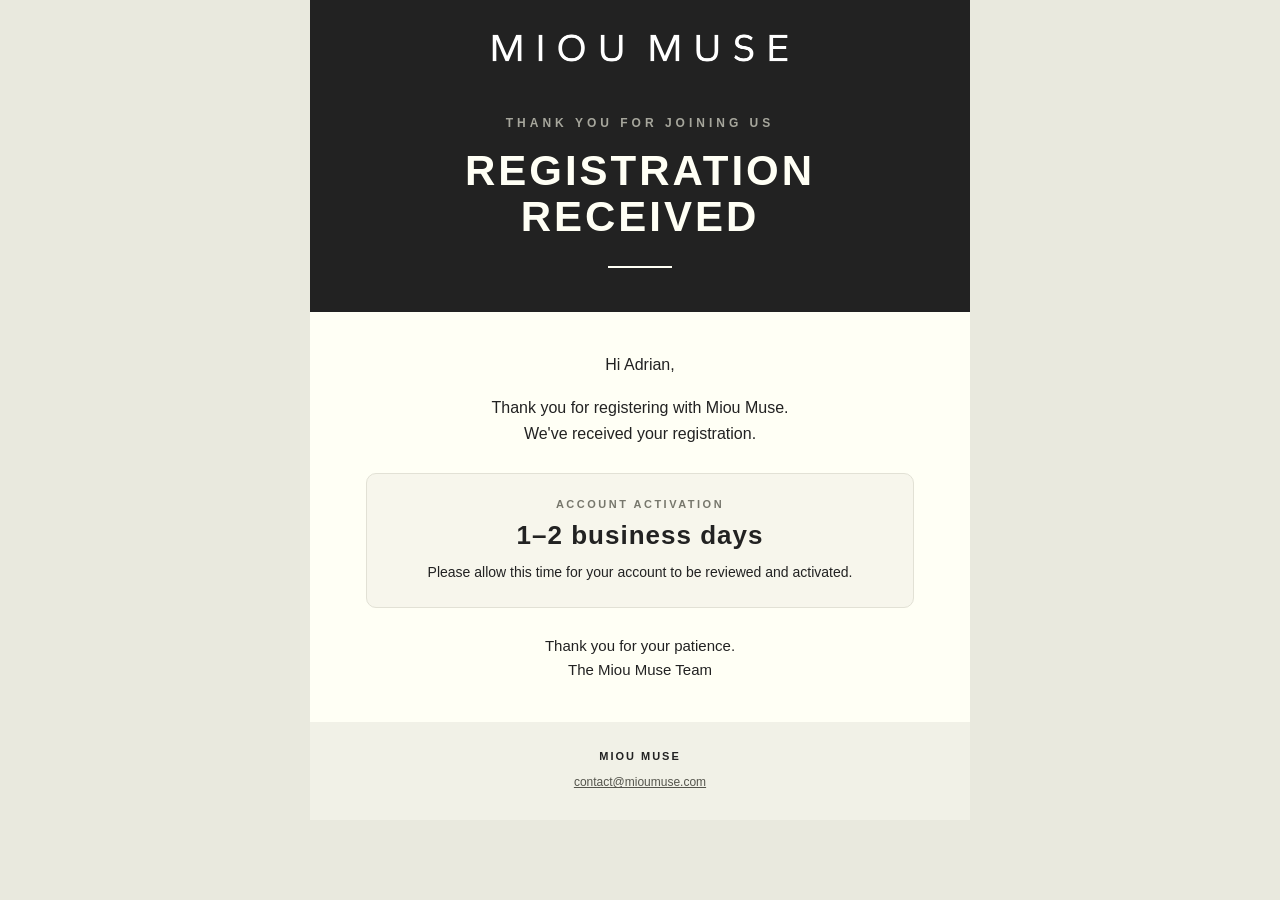
<file: email-templates/registration-received/template.html>
<!DOCTYPE html>
<!-- MIOU MUSE registration received. Adapted from the End of Year Sale layout. -->
<html xmlns="http://www.w3.org/1999/xhtml" xmlns:v="urn:schemas-microsoft-com:vml" xmlns:o="urn:schemas-microsoft-com:office:office">
<head>
<!--[if gte mso 15]>
<xml><o:OfficeDocumentSettings><o:AllowPNG/><o:PixelsPerInch>96</o:PixelsPerInch></o:OfficeDocumentSettings></xml>
<![endif]-->
<meta charset="UTF-8"/>
<meta http-equiv="X-UA-Compatible" content="IE=edge"/>
<meta name="viewport" content="width=device-width, initial-scale=1"/>
<meta name="color-scheme" content="light dark"/>
<meta name="supported-color-schemes" content="light dark"/>
<title>Registration received — Miou Muse</title>
<style>
img{-ms-interpolation-mode:bicubic;}
table, td{mso-table-lspace:0pt;mso-table-rspace:0pt;}
p, a, li, td{mso-line-height-rule:exactly;}
p, a, li, td, body, table{-ms-text-size-adjust:100%;-webkit-text-size-adjust:100%;}
.mcnPreviewText{display:none!important;}
a[x-apple-data-detectors]{color:inherit!important;text-decoration:none!important;font-size:inherit!important;font-family:inherit!important;font-weight:inherit!important;line-height:inherit!important;}
body{height:100%;margin:0;padding:0;width:100%;background-color:#E9E9DE;}
p{margin:0;padding:0;}
table{border-collapse:collapse;}
td, p, a{word-break:break-word;}
h1, h2, h3{display:block;margin:0;padding:0;}
img, a img{border:0;height:auto;outline:none;text-decoration:none;}
:root{color-scheme:light dark;supported-color-schemes:light dark;}

@media (prefers-color-scheme: dark) {
  body, .bodyTable{background-color:#121211!important;}
  .wrapper{background-color:#1c1c1a!important;}
  .heroCell{background-color:#0d0d0c!important;}
  .darkText{color:#ECECE4!important;}
  .mutedText{color:#A6A69C!important;}
  .divider{border-top-color:#44443e!important;}
  .infoCard{background-color:#2a2a26!important;border-color:#3a3a35!important;}
  .btnDark{background-color:#ECECE4!important;}
  .btnDark a{color:#1b1b19!important;}
  .chLabel a{color:#ECECE4!important;}
  .btnOutline{border-color:#ECECE4!important;}
  .btnOutline a{color:#ECECE4!important;}
  .footerCell{background-color:#161614!important;}
  .footerCell a, .footerCell span{color:#B8B8AE!important;}
  .socialLight{display:none!important;}
  .socialDark{display:block!important;max-height:none!important;}
}
[data-ogsc] .socialLight{display:none!important;}
[data-ogsc] .socialDark{display:block!important;max-height:none!important;}

@media only screen and (max-width: 480px) {
  .bodyCell{padding:0!important;}
  .heroCell{padding:16px 20px 40px!important;}
  .heroTitle{font-size:38px!important;letter-spacing:2px!important;}
  .heroPct{font-size:56px!important;}
  .bodyCopy{padding:28px 24px 8px!important;}
  .stack{display:block!important;width:100%!important;max-width:100%!important;}
  .stackPad{padding:6px 0!important;}
  .channelWrap{padding:8px 16px 24px!important;}
  .chLabel{display:block!important;width:100%!important;box-sizing:border-box;text-align:center!important;padding:16px 12px 10px!important;}
  .chBtns{display:block!important;width:100%!important;box-sizing:border-box;text-align:center!important;padding:0 12px 16px!important;}
  .chBtns table{margin:0 auto!important;}
  .chGap{padding:0 4px!important;}
  .gridWrap{padding:0 12px 16px!important;}
  .prodCell{padding:0 6px 20px!important;}
  .prodBtn{padding:9px 8px!important;font-size:11px!important;}
}
</style>
</head>
<body style="margin:0;padding:0;background-color:#E9E9DE;">

<center>
<table border="0" cellpadding="0" cellspacing="0" width="100%" class="bodyTable" role="presentation" style="background-color:#E9E9DE;">
<tr>
<td class="bodyCell" align="center" valign="top" style="padding:0;">

<!--[if (gte mso 9)|(IE)]><table align="center" border="0" cellspacing="0" cellpadding="0" width="660" style="width:660px;"><tr><td><![endif]-->
<table border="0" cellpadding="0" cellspacing="0" width="100%" class="wrapper" role="presentation" style="max-width:660px;background-color:#fffff5;">

  <!-- ============ LOGO BAR ============ -->
  <tr>
    <td align="center" data-mm-group="Logo bar" style="background-color:#222222;padding:0;">
      <a href="https://www.mioumuse.com" data-mm-link="logo" data-mm-label="Logo" target="_blank" style="display:block;"><img src="logo-bar.png" alt="Miou Muse" width="660" style="display:block;width:100%;max-width:660px;height:auto;border:0;"/></a>
    </td>
  </tr>

  <tr>
    <td class="heroCell" align="center" style="background-color:#222222;padding:20px 32px 44px;font-family:Arial,'Helvetica Neue',Helvetica,sans-serif;">
      <p style="margin:0 0 18px;font-size:12px;font-weight:bold;letter-spacing:4px;color:#A6A69C;text-transform:uppercase;">THANK YOU FOR JOINING US</p>
      <h1 class="heroTitle" style="margin:0;font-family:Arial,'Helvetica Neue',Helvetica,sans-serif;font-size:42px;line-height:1.1;font-weight:bold;letter-spacing:3px;color:#FFFFF5;text-transform:uppercase;">Registration<br/>Received</h1>
      <table border="0" cellpadding="0" cellspacing="0" width="64" role="presentation" style="margin:26px auto 0;"><tr><td style="border-top:2px solid #FFFFF5;font-size:0;line-height:0;">&nbsp;</td></tr></table>
    </td>
  </tr>
  <tr>
    <td class="bodyCopy" align="center" style="padding:40px 56px;font-family:Arial,'Helvetica Neue',Helvetica,sans-serif;">
      <p class="darkText" style="margin:0 0 18px;font-size:16px;line-height:1.6;color:#222222;">Hi Adrian,</p>
      <p class="darkText" style="margin:0 0 26px;font-size:16px;line-height:1.6;color:#222222;">Thank you for registering with Miou Muse.<br/>We've received your registration.</p>
      <table role="presentation" width="100%" cellpadding="0" cellspacing="0" border="0" class="infoCard" style="background-color:#F7F6EC;border:1px solid #E2E1D5;border-radius:10px;border-collapse:separate;">
        <tr><td align="center" style="padding:24px 20px;">
          <p class="mutedText" style="margin:0 0 10px;font-size:11px;font-weight:bold;letter-spacing:2.5px;color:#77776C;text-transform:uppercase;">ACCOUNT ACTIVATION</p>
          <p class="darkText" style="margin:0 0 10px;font-size:26px;line-height:1.2;font-weight:bold;letter-spacing:1px;color:#222222;">1–2 business days</p>
          <p class="darkText" style="margin:0;font-size:14px;line-height:1.6;color:#222222;">Please allow this time for your account to be reviewed and activated.</p>
        </td></tr>
      </table>
      <p class="darkText" style="margin:26px 0 0;font-size:15px;line-height:1.6;color:#222222;">Thank you for your patience.<br/>The Miou Muse Team</p>
    </td>
  </tr>
  <tr>
    <td class="footerCell" align="center" style="background-color:#F1F1E7;padding:28px 24px;font-family:Arial,'Helvetica Neue',Helvetica,sans-serif;">
      <p style="margin:0 0 10px;font-size:11px;font-weight:bold;letter-spacing:2px;color:#222222;">MIOU MUSE</p>
      <a href="mailto:contact@mioumuse.com" style="font-size:12px;line-height:1.6;color:#55554D;text-decoration:underline;">contact@mioumuse.com</a>
    </td>
  </tr>
</table>
<!--[if (gte mso 9)|(IE)]></td></tr></table><![endif]-->
</td></tr></table>
</center>
</body>
</html>
</file>
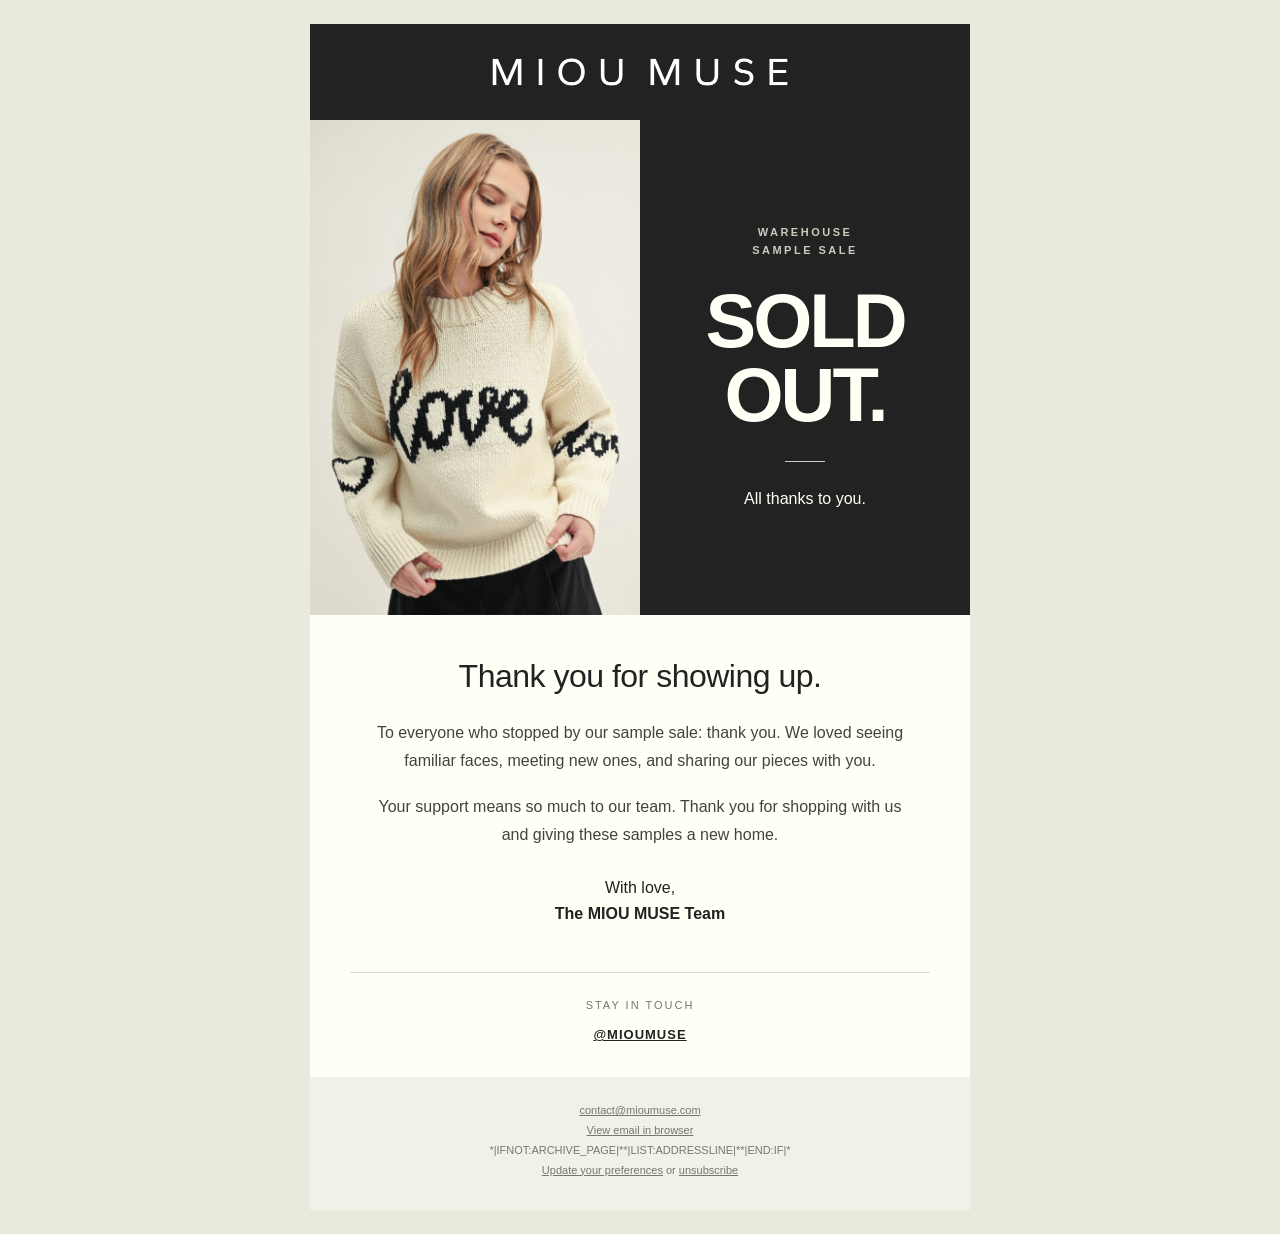
<file: email-templates/sample-sale-sold-out/template.html>
<!DOCTYPE html>
<!-- MIOU MUSE · Sample Sale Sold Out. Editable links/images use the app's data-mm tags. -->
<html xmlns="http://www.w3.org/1999/xhtml" xmlns:o="urn:schemas-microsoft-com:office:office" lang="en">
<head>
<meta charset="UTF-8"/>
<meta name="viewport" content="width=device-width, initial-scale=1"/>
<meta http-equiv="X-UA-Compatible" content="IE=edge"/>
<meta name="color-scheme" content="light dark"/>
<meta name="supported-color-schemes" content="light dark"/>
<title>*|MC:SUBJECT|*</title>
<!--[if gte mso 9]><xml><o:OfficeDocumentSettings><o:AllowPNG/><o:PixelsPerInch>96</o:PixelsPerInch></o:OfficeDocumentSettings></xml><![endif]-->
<style>
body,table,td,p,a{-webkit-text-size-adjust:100%;-ms-text-size-adjust:100%;}
body{margin:0;padding:0;width:100%;background-color:#E9E9DE;}
table{border-collapse:collapse;mso-table-lspace:0pt;mso-table-rspace:0pt;}
img{border:0;outline:none;text-decoration:none;-ms-interpolation-mode:bicubic;}
p,h1,h2{margin:0;}a[x-apple-data-detectors]{color:inherit!important;text-decoration:none!important;}
@media only screen and (max-width:480px){
.outer{padding:0!important;}
.hero-column{display:block!important;width:100%!important;max-width:100%!important;}
.hero{padding:32px 22px 38px!important;}
.hero-photo{width:100%!important;max-width:660px!important;}
.sold-out{font-size:60px!important;letter-spacing:-2px!important;}
.sold-break{display:none!important;}
.copy{padding:34px 26px 36px!important;}.thank-you{font-size:27px!important;}
}
@media(prefers-color-scheme:dark){
body,.body-table{background-color:#121211!important;}.paper{background-color:#20201C!important;}
.copy-text{color:#E9E9DE!important;}.quiet{color:#B4B4A8!important;}
.footer{background-color:#191917!important;}.footer a{color:#B4B4A8!important;}
.rule{border-top-color:#55554D!important;}
}
</style>
</head>
<body style="margin:0;padding:0;background-color:#E9E9DE;">
<div style="display:none;font-size:1px;color:#E9E9DE;line-height:1px;max-height:0;max-width:0;opacity:0;overflow:hidden;mso-hide:all;">Our sample sale is sold out. Thank you for coming and supporting MIOU MUSE.</div>
<table class="body-table" role="presentation" width="100%" cellspacing="0" cellpadding="0" border="0" style="background-color:#E9E9DE;">
<tr><td class="outer" align="center" style="padding:24px 12px;">
<!--[if mso]><table role="presentation" width="660" align="center" cellspacing="0" cellpadding="0" border="0"><tr><td><![endif]-->
<table class="paper" role="presentation" width="100%" cellspacing="0" cellpadding="0" border="0" style="width:100%;max-width:660px;background-color:#FFFFF5;">
<tr><td data-mm-group="Brand" align="center" bgcolor="#222222" style="background-color:#222222;">
<a data-mm-link="website" data-mm-label="MIOU MUSE website" href="https://www.mioumuse.com" target="_blank" style="display:block;"><img data-mm-image="logo" data-mm-label="Logo bar" src="logo-bar.png" alt="MIOU MUSE" width="660" style="display:block;width:100%;max-width:660px;height:auto;"/></a>
</td></tr>
<tr><td data-mm-group="Sold out announcement" style="padding:0;background-color:#222222;">
<table role="presentation" dir="rtl" width="100%" cellspacing="0" cellpadding="0" border="0" style="width:100%;table-layout:fixed;">
<tr>
<td dir="ltr" width="50%" class="hero-column" valign="middle" bgcolor="#222222" style="width:50%;background-color:#222222;">
<table role="presentation" width="100%" cellspacing="0" cellpadding="0" border="0"><tr><td class="hero" align="center" style="padding:36px 26px;font-family:Arial,Helvetica,sans-serif;">
<p style="color:#CBCBBE;font-size:11px;font-weight:bold;letter-spacing:2.5px;line-height:1.7;text-transform:uppercase;margin:0 0 24px;">WAREHOUSE<br/>SAMPLE SALE</p>
<h1 class="sold-out" style="font-family:Arial,Helvetica,sans-serif;font-size:76px;font-weight:bold;letter-spacing:-3px;line-height:0.98;color:#FFFFF5;">SOLD<span class="sold-break"><br/></span> OUT.</h1>
<table role="presentation" width="40" cellspacing="0" cellpadding="0" border="0" style="margin:28px auto 24px;"><tr><td style="border-top:1px solid #CBCBBE;font-size:0;line-height:0;">&nbsp;</td></tr></table>
<p style="font-size:16px;line-height:1.6;color:#FFFFF5;">All thanks to you.</p>
</td></tr></table>
</td>
<td dir="ltr" width="50%" class="hero-column" valign="middle" bgcolor="#E7E5D9" style="width:50%;background-color:#E7E5D9;padding:0;">
<a href="https://www.mioumuse.com" data-mm-link="website" data-mm-label="MIOU MUSE website" target="_blank" style="display:block;text-decoration:none;">
<img class="hero-photo" data-mm-image="thankYouPhoto" data-mm-label="Sample sale thank-you photo" src="thank-you.jpg" alt="MIOU MUSE cream knit sweater with black detailing" width="330" style="display:block;width:100%;max-width:330px;height:auto;border:0;"/>
</a>
</td>
</tr></table>
</td></tr>
<tr><td data-mm-group="Thank you message" class="copy" align="center" style="padding:42px 58px 44px;font-family:Arial,Helvetica,sans-serif;">
<h2 class="copy-text thank-you" style="font-size:32px;line-height:1.2;font-weight:normal;letter-spacing:-0.5px;color:#222222;margin:0 0 24px;">Thank you for showing up.</h2>
<p class="copy-text" style="font-size:16px;line-height:1.75;color:#44443D;margin:0 0 18px;">To everyone who stopped by our sample sale: thank you. We loved seeing familiar faces, meeting new ones, and sharing our pieces with you.</p>
<p class="copy-text" style="font-size:16px;line-height:1.75;color:#44443D;margin:0 0 26px;">Your support means so much to our team. Thank you for shopping with us and giving these samples a new home.</p>
<p class="copy-text" style="font-size:16px;line-height:1.65;color:#222222;">With love,<br/><strong>The MIOU MUSE Team</strong></p>
</td></tr>
<tr><td data-mm-group="Stay connected" align="center" style="padding:0 40px 34px;font-family:Arial,Helvetica,sans-serif;">
<table role="presentation" width="100%" cellspacing="0" cellpadding="0" border="0"><tr><td class="rule" style="border-top:1px solid #DADACD;padding-top:24px;text-align:center;">
<p class="quiet" style="font-size:11px;line-height:1.5;letter-spacing:2px;color:#77776C;margin-bottom:12px;">STAY IN TOUCH</p>
<a data-mm-link="instagram" data-mm-label="Instagram" href="https://instagram.com/mioumuse" target="_blank" class="copy-text" style="font-size:13px;font-weight:bold;letter-spacing:1px;color:#222222;text-decoration:underline;">@MIOUMUSE</a>
</td></tr></table>
</td></tr>
<tr><td data-mm-group="Footer" class="footer" align="center" bgcolor="#F1F1E7" style="background-color:#F1F1E7;padding:24px 24px 30px;font-family:Arial,Helvetica,sans-serif;font-size:11px;line-height:1.8;color:#77776C;">
<a data-mm-link="email" data-mm-label="Contact email" href="mailto:contact@mioumuse.com" style="color:#77776C;text-decoration:underline;">contact@mioumuse.com</a><br/>
<a href="*|ARCHIVE|*" style="color:#77776C;">View email in browser</a><br/>
<span>*|IFNOT:ARCHIVE_PAGE|**|LIST:ADDRESSLINE|**|END:IF|*</span><br/>
<a href="*|UPDATE_PROFILE|*" style="color:#77776C;">Update your preferences</a> or <a href="*|UNSUB|*" style="color:#77776C;">unsubscribe</a>
</td></tr>
</table>
<!--[if mso]></td></tr></table><![endif]-->
</td></tr></table>
</body>
</html>
</file>
